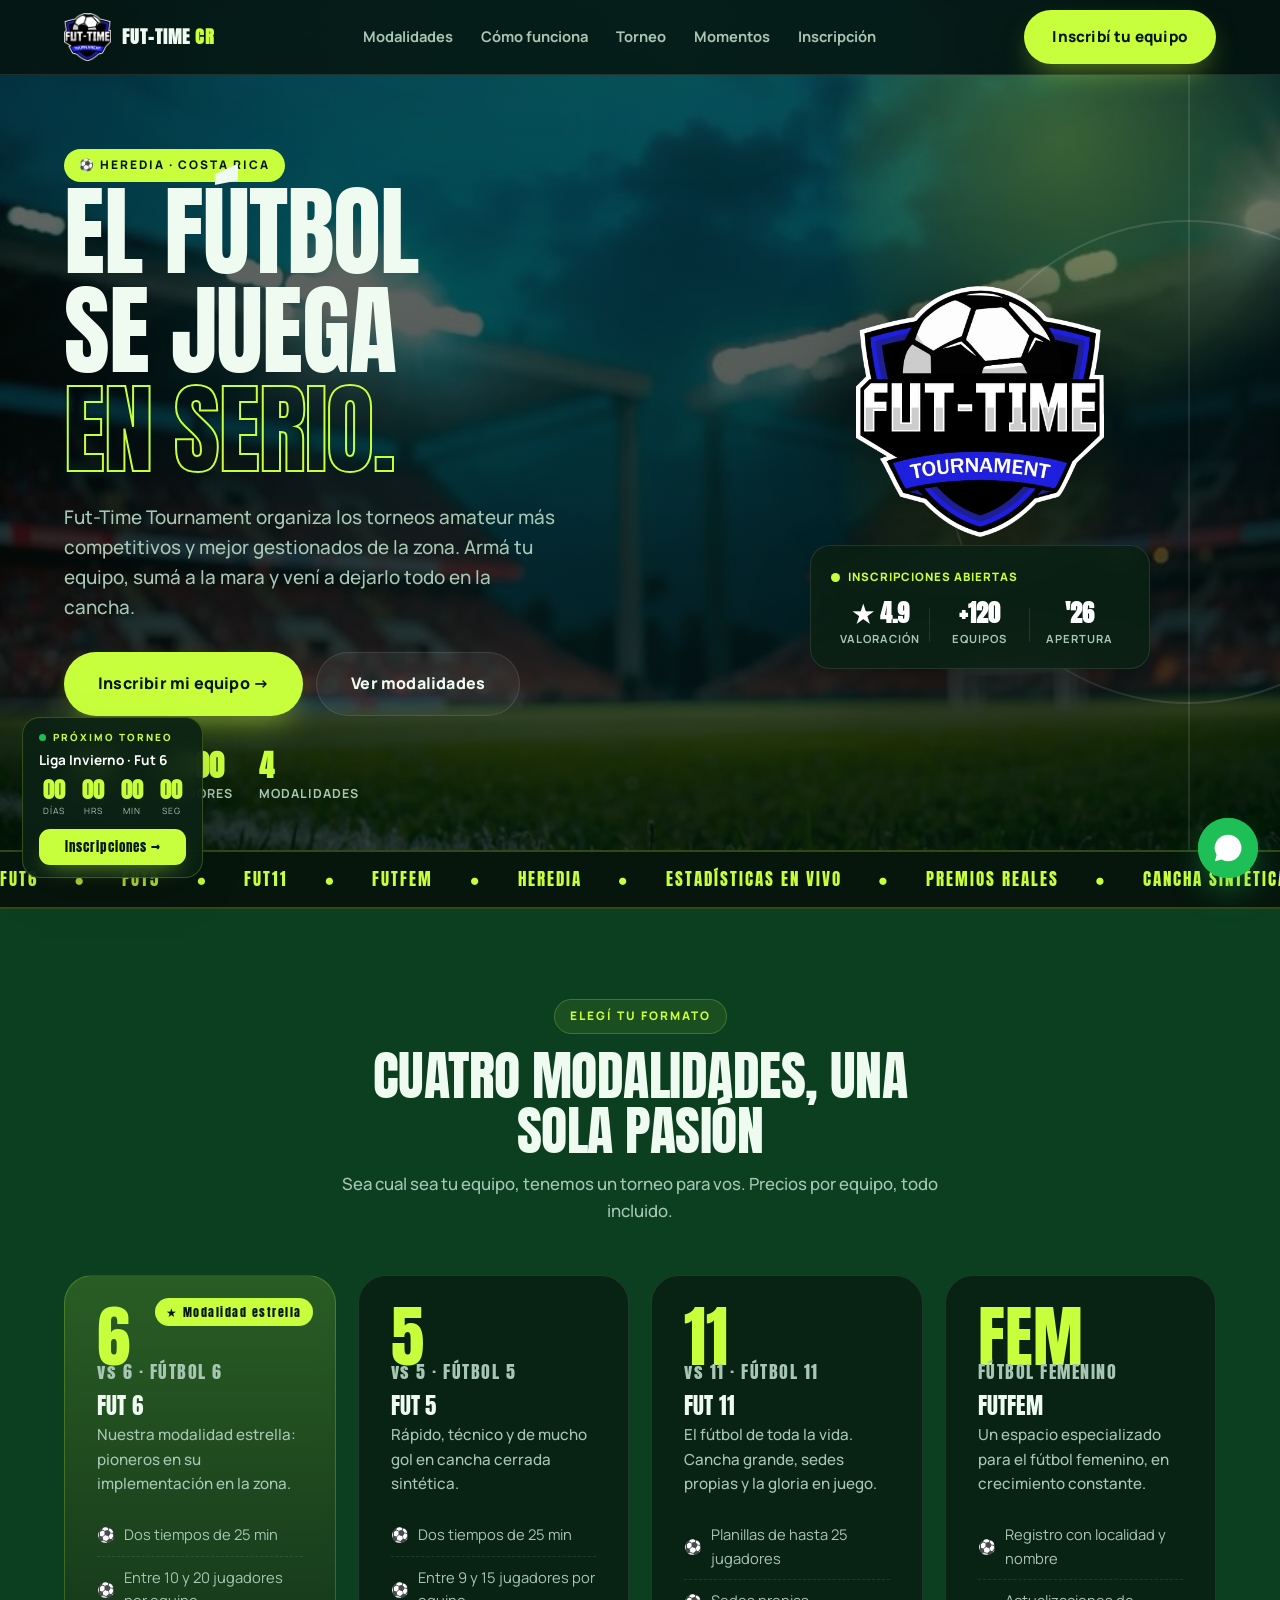
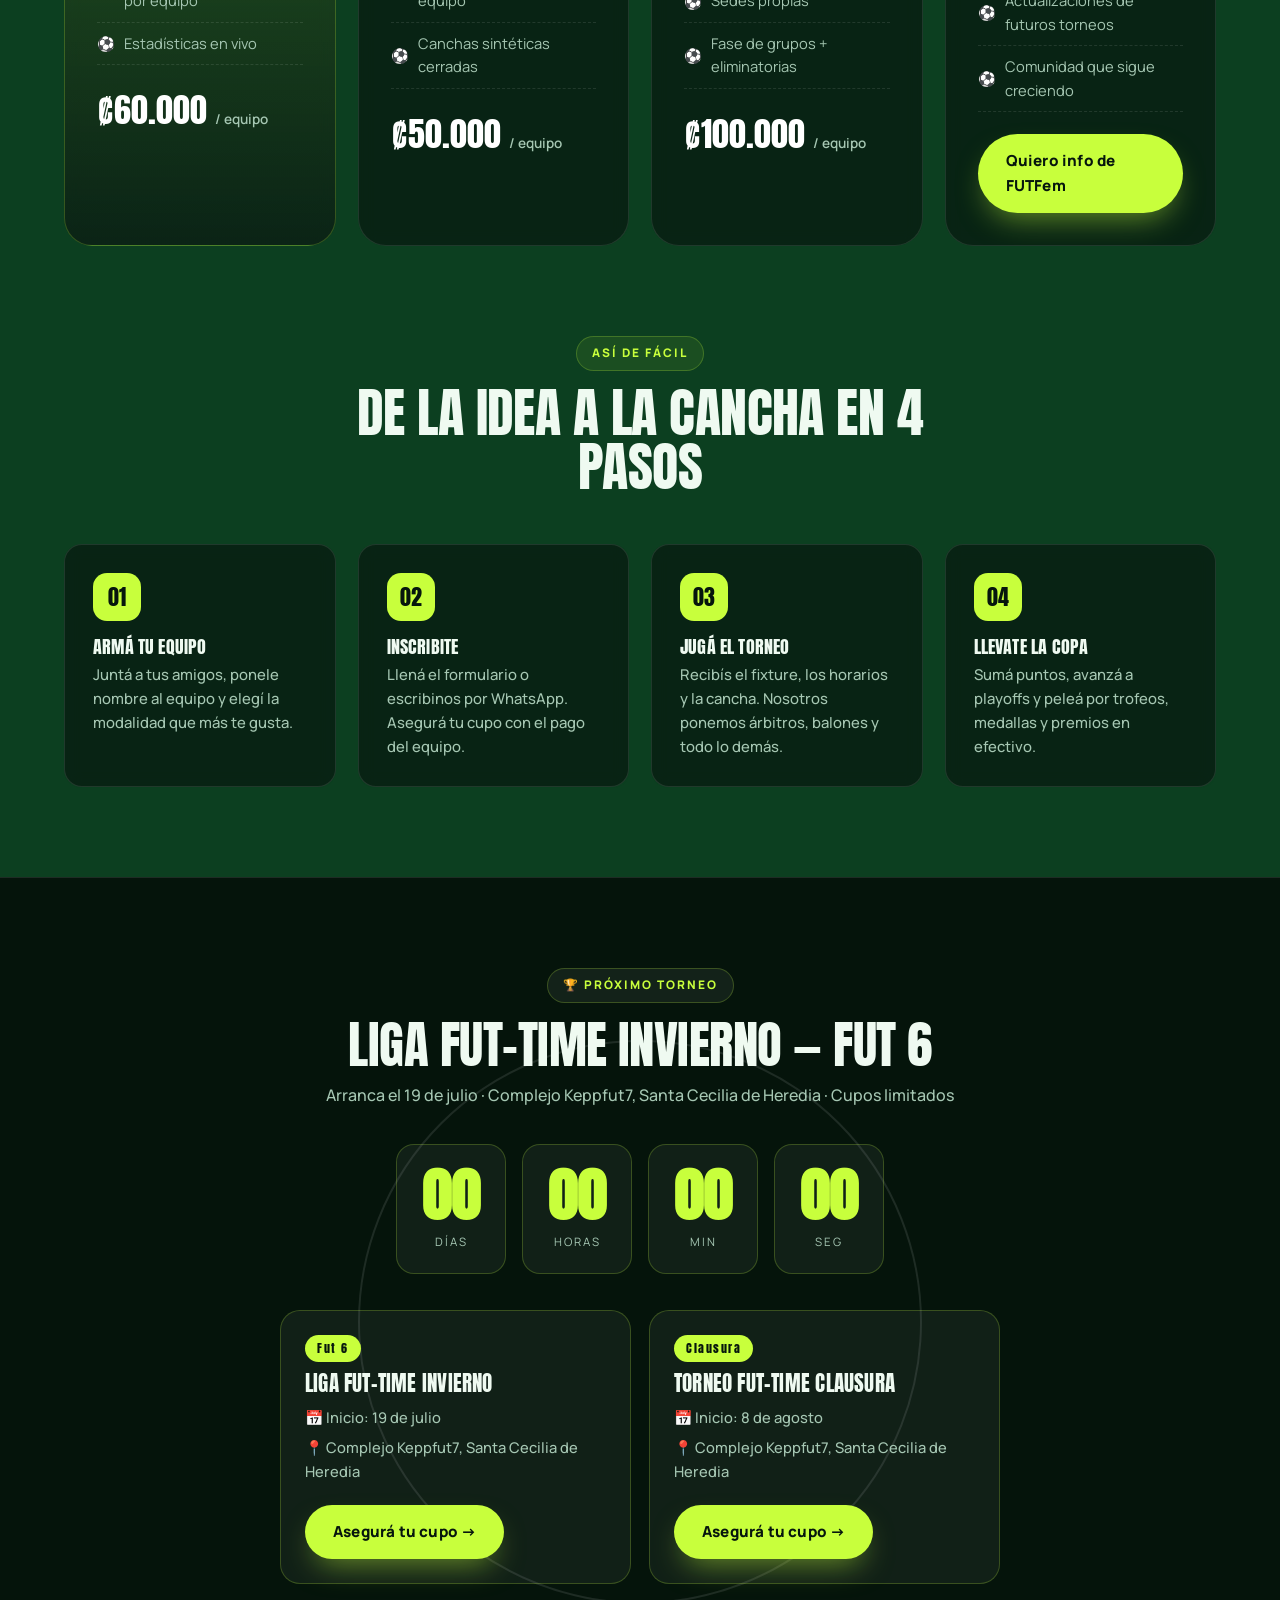
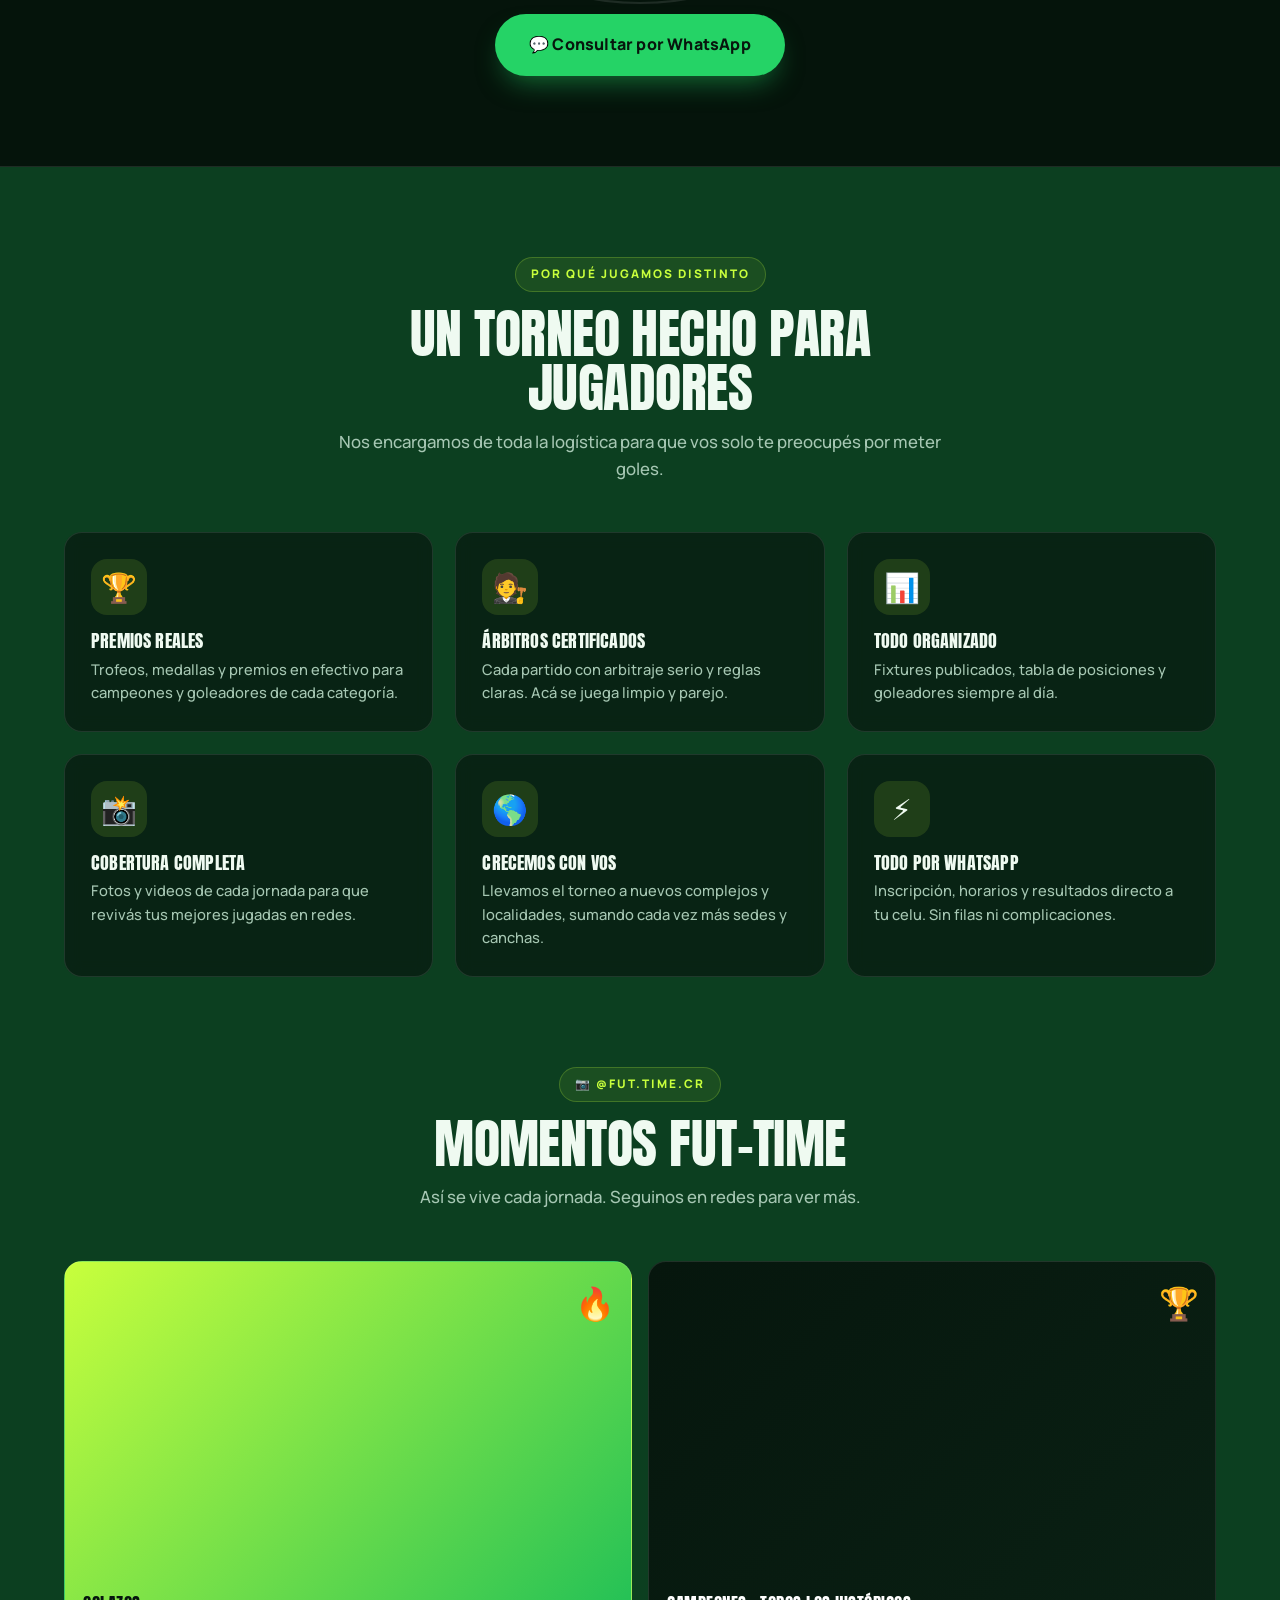
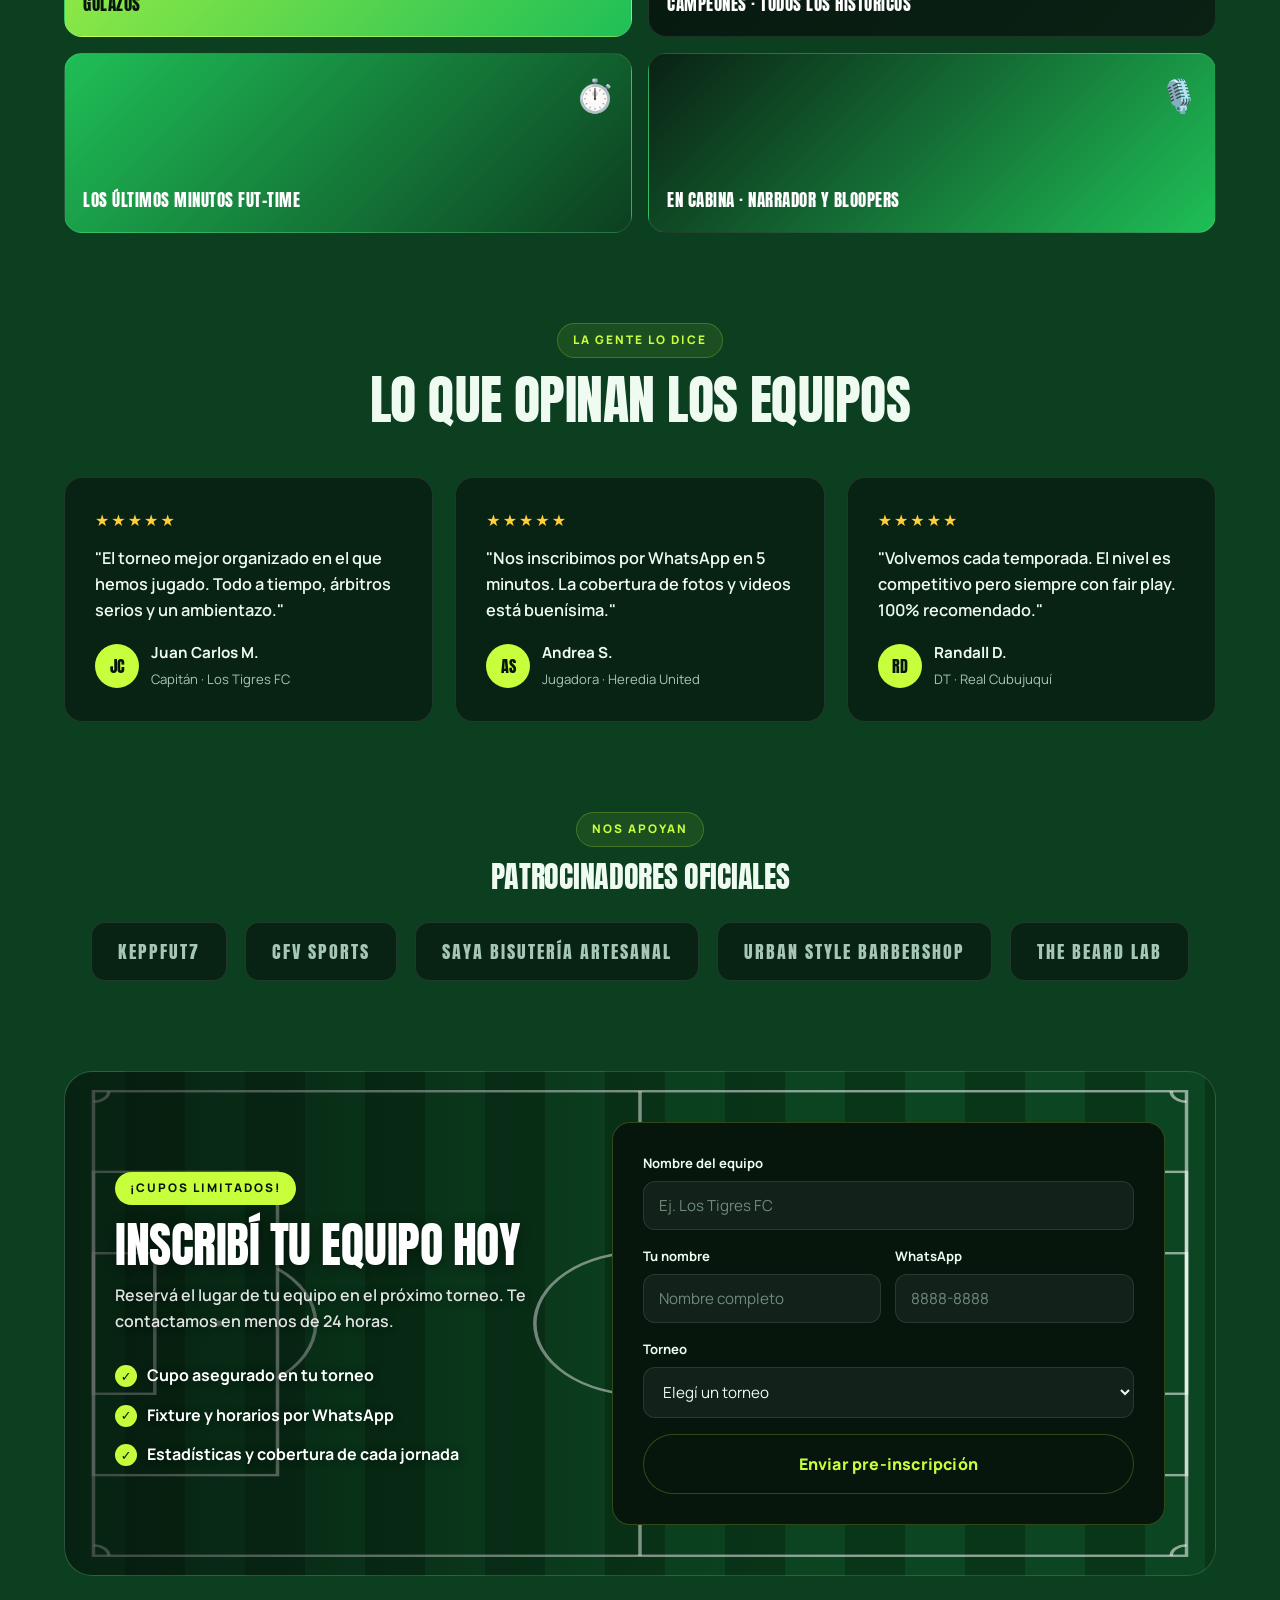
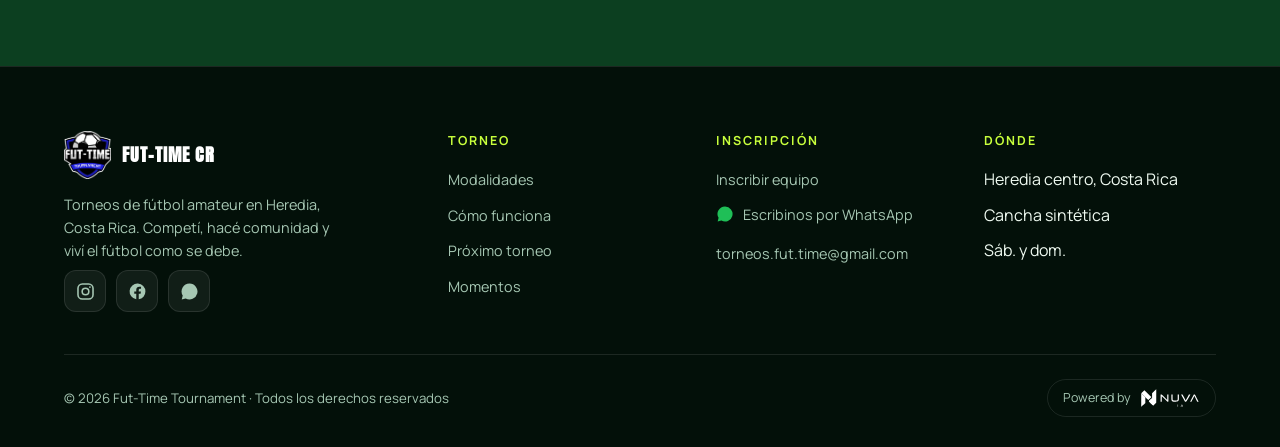
<file: index.html>
<!DOCTYPE html>
<html lang="es">
<head>
  <meta charset="UTF-8" />
  <meta name="viewport" content="width=device-width, initial-scale=1.0" />
  <title>Fut-Time Tournament — Torneos de fútbol en Heredia, Costa Rica</title>
  <meta name="description" content="Fut-Time Tournament: los torneos de fútbol más competitivos y bien organizados de Heredia, Costa Rica. Armá tu equipo en Fut 6, Fut 5, Fut 11 o FUTFem. Premios, estadísticas en vivo y pura pasión." />
  <link rel="icon" type="image/png" href="assets/fut-time-logo.png" />
  <link rel="preconnect" href="https://fonts.googleapis.com" />
  <link rel="preconnect" href="https://fonts.gstatic.com" crossorigin />
  <link href="https://fonts.googleapis.com/css2?family=Anton&family=Manrope:wght@500;600;700;800&display=swap" rel="stylesheet" />
  <link rel="stylesheet" href="app.css" />
</head>
<body>

  <!-- ===== NAVBAR ===== -->
  <nav class="nav">
    <div class="wrap nav-in">
      <a href="#top" class="brand">
        <img src="assets/fut-time-logo.png" alt="Fut-Time" />
        <b>FUT-TIME <span class="accent">CR</span></b>
      </a>
      <div class="nav-links" id="navLinks">
        <a href="#modalidades">Modalidades</a>
        <a href="#como">Cómo funciona</a>
        <a href="#torneo">Torneo</a>
        <a href="#momentos">Momentos</a>
        <a href="#inscripcion">Inscripción</a>
      </div>
      <div class="nav-right">
        <a href="#inscripcion" class="btn btn-primary">Inscribí tu equipo</a>
        <button class="nav-toggle" onclick="toggleNav()" aria-label="Menú">
          <svg viewBox="0 0 24 24" fill="none" stroke="currentColor" stroke-width="2.2"><line x1="3" y1="6" x2="21" y2="6"/><line x1="3" y1="12" x2="21" y2="12"/><line x1="3" y1="18" x2="21" y2="18"/></svg>
        </button>
      </div>
    </div>
  </nav>

  <!-- ===== HERO ===== -->
  <header class="hero" id="top">
    <div class="hero-blob"></div>
    <div class="hero-lines"></div>
    <div class="wrap hero-grid">
      <div class="reveal">
        <span class="chip">⚽ Heredia · Costa Rica</span>
        <h1>El fútbol<br>se juega<br><span class="stroke">en serio.</span></h1>
        <p class="lead">Fut-Time Tournament organiza los torneos amateur más competitivos y mejor gestionados de la zona. Armá tu equipo, sumá a la mara y vení a dejarlo todo en la cancha.</p>
        <div class="hero-cta">
          <a href="#inscripcion" class="btn btn-primary btn-lg">Inscribir mi equipo →</a>
          <a href="#modalidades" class="btn btn-ghost btn-lg">Ver modalidades</a>
        </div>
        <div class="hero-mini">
          <div class="m"><b>+120</b><span>Equipos</span></div>
          <div class="m"><b>+1.800</b><span>Jugadores</span></div>
          <div class="m"><b>4</b><span>Modalidades</span></div>
        </div>
      </div>
      <div class="hero-art reveal">
        <div class="disc"></div>
        <img class="hero-logo" src="assets/fut-time-logo.png" alt="Escudo Fut-Time Tournament" />
        <div class="hero-card">
          <span class="live"><span class="pulse"></span> Inscripciones abiertas</span>
          <div class="hero-card-stats">
            <div class="hcs"><b>★ 4.9</b><span>Valoración</span></div>
            <span class="hcs-div"></span>
            <div class="hcs"><b>+120</b><span>Equipos</span></div>
            <span class="hcs-div"></span>
            <div class="hcs"><b>'26</b><span>Apertura</span></div>
          </div>
        </div>
      </div>
    </div>
  </header>

  <!-- ===== MARQUEE ===== -->
  <div class="marquee">
    <div class="marquee-track">
      <span>FUT6 <i class="dot">●</i> FUT5 <i class="dot">●</i> FUT11 <i class="dot">●</i> FUTFEM <i class="dot">●</i> HEREDIA <i class="dot">●</i> ESTADÍSTICAS EN VIVO <i class="dot">●</i> PREMIOS REALES <i class="dot">●</i> CANCHA SINTÉTICA <i class="dot">●</i></span>
      <span>FUT6 <i class="dot">●</i> FUT5 <i class="dot">●</i> FUT11 <i class="dot">●</i> FUTFEM <i class="dot">●</i> HEREDIA <i class="dot">●</i> ESTADÍSTICAS EN VIVO <i class="dot">●</i> PREMIOS REALES <i class="dot">●</i> CANCHA SINTÉTICA <i class="dot">●</i></span>
    </div>
  </div>

  <!-- ===== MODALIDADES ===== -->
  <section class="section" id="modalidades">
    <div class="wrap">
      <div class="head reveal">
        <span class="chip outline">Elegí tu formato</span>
        <h2>Cuatro modalidades, una sola pasión</h2>
        <p>Sea cual sea tu equipo, tenemos un torneo para vos. Precios por equipo, todo incluido.</p>
      </div>
      <div class="grid g4">
        <div class="mode featured reveal">
          <span class="tag">★ Modalidad estrella</span>
          <div class="num">6<small>vs 6 · FÚTBOL 6</small></div>
          <h3>Fut 6</h3>
          <p class="desc">Nuestra modalidad estrella: pioneros en su implementación en la zona.</p>
          <ul>
            <li>Dos tiempos de 25 min</li>
            <li>Entre 10 y 20 jugadores por equipo</li>
            <li>Estadísticas en vivo</li>
          </ul>
          <div class="price">₡60.000 <small>/ equipo</small></div>
        </div>
        <div class="mode reveal">
          <div class="num">5<small>vs 5 · FÚTBOL 5</small></div>
          <h3>Fut 5</h3>
          <p class="desc">Rápido, técnico y de mucho gol en cancha cerrada sintética.</p>
          <ul>
            <li>Dos tiempos de 25 min</li>
            <li>Entre 9 y 15 jugadores por equipo</li>
            <li>Canchas sintéticas cerradas</li>
          </ul>
          <div class="price">₡50.000 <small>/ equipo</small></div>
        </div>
        <div class="mode reveal">
          <div class="num">11<small>vs 11 · FÚTBOL 11</small></div>
          <h3>Fut 11</h3>
          <p class="desc">El fútbol de toda la vida. Cancha grande, sedes propias y la gloria en juego.</p>
          <ul>
            <li>Planillas de hasta 25 jugadores</li>
            <li>Sedes propias</li>
            <li>Fase de grupos + eliminatorias</li>
          </ul>
          <div class="price">₡100.000 <small>/ equipo</small></div>
        </div>
        <div class="mode reveal">
          <div class="num">FEM<small>FÚTBOL FEMENINO</small></div>
          <h3>FUTFem</h3>
          <p class="desc">Un espacio especializado para el fútbol femenino, en crecimiento constante.</p>
          <ul>
            <li>Registro con localidad y nombre</li>
            <li>Actualizaciones de futuros torneos</li>
            <li>Comunidad que sigue creciendo</li>
          </ul>
          <a href="https://wa.me/50670164409?text=Hola%20Fut-Time,%20quiero%20info%20de%20FUTFem%20(f%C3%BAtbol%20femenino)" target="_blank" rel="noopener" class="btn btn-lime" style="width:100%;justify-content:center;margin-top:4px">Quiero info de FUTFem</a>
        </div>
      </div>
    </div>
  </section>

  <!-- ===== CÓMO FUNCIONA ===== -->
  <section class="section" id="como" style="padding-top:0">
    <div class="wrap">
      <div class="head reveal">
        <span class="chip outline">Así de fácil</span>
        <h2>De la idea a la cancha en 4 pasos</h2>
      </div>
      <div class="grid g4 steps">
        <div class="step reveal"><h3>Armá tu equipo</h3><p>Juntá a tus amigos, ponele nombre al equipo y elegí la modalidad que más te gusta.</p></div>
        <div class="step reveal"><h3>Inscribite</h3><p>Llená el formulario o escribinos por WhatsApp. Asegurá tu cupo con el pago del equipo.</p></div>
        <div class="step reveal"><h3>Jugá el torneo</h3><p>Recibís el fixture, los horarios y la cancha. Nosotros ponemos árbitros, balones y todo lo demás.</p></div>
        <div class="step reveal"><h3>Llevate la copa</h3><p>Sumá puntos, avanzá a playoffs y peleá por trofeos, medallas y premios en efectivo.</p></div>
      </div>
    </div>
  </section>

  <!-- ===== TORNEO + COUNTDOWN (sección oscura) ===== -->
  <section class="section tourney" id="torneo">
    <div class="wrap">
      <span class="chip dark reveal">🏆 Próximo torneo</span>
      <h2 class="reveal" style="margin-top:16px">Liga Fut-Time Invierno — Fut 6</h2>
      <p class="sub reveal">Arranca el 19 de julio · Complejo Keppfut7, Santa Cecilia de Heredia · Cupos limitados</p>
      <div class="countdown reveal" id="countdown">
        <div class="cd"><b id="cd-d">00</b><span>Días</span></div>
        <div class="cd"><b id="cd-h">00</b><span>Horas</span></div>
        <div class="cd"><b id="cd-m">00</b><span>Min</span></div>
        <div class="cd"><b id="cd-s">00</b><span>Seg</span></div>
      </div>

      <div class="next-tourneys reveal">
        <div class="nt-card">
          <span class="nt-tag">Fut 6</span>
          <h3>Liga Fut-Time Invierno</h3>
          <p class="nt-date">📅 Inicio: 19 de julio</p>
          <p class="nt-place">📍 Complejo Keppfut7, Santa Cecilia de Heredia</p>
          <a href="https://wa.me/50670164409?text=Hola%20Fut-Time,%20quiero%20asegurar%20mi%20cupo%20en%20la%20Liga%20Fut-Time%20Invierno%20(Fut%206)" target="_blank" rel="noopener" class="btn btn-lime">Asegurá tu cupo →</a>
        </div>
        <div class="nt-card">
          <span class="nt-tag">Clausura</span>
          <h3>Torneo Fut-Time Clausura</h3>
          <p class="nt-date">📅 Inicio: 8 de agosto</p>
          <p class="nt-place">📍 Complejo Keppfut7, Santa Cecilia de Heredia</p>
          <a href="https://wa.me/50670164409?text=Hola%20Fut-Time,%20quiero%20asegurar%20mi%20cupo%20en%20el%20Torneo%20Fut-Time%20Clausura" target="_blank" rel="noopener" class="btn btn-lime">Asegurá tu cupo →</a>
        </div>
      </div>

      <div class="reveal" style="display:flex;gap:13px;justify-content:center;flex-wrap:wrap;margin-top:30px">
        <a href="https://wa.me/50670164409?text=Hola%20Fut-Time,%20quiero%20info%20de%20los%20pr%C3%B3ximos%20torneos" target="_blank" rel="noopener" class="btn btn-wa btn-lg">💬 Consultar por WhatsApp</a>
      </div>
    </div>
  </section>

  <!-- ===== POR QUÉ FUT-TIME ===== -->
  <section class="section">
    <div class="wrap">
      <div class="head reveal">
        <span class="chip outline">Por qué jugamos distinto</span>
        <h2>Un torneo hecho para jugadores</h2>
        <p>Nos encargamos de toda la logística para que vos solo te preocupés por meter goles.</p>
      </div>
      <div class="grid g3">
        <div class="benefit reveal"><div class="ico">🏆</div><h3>Premios reales</h3><p>Trofeos, medallas y premios en efectivo para campeones y goleadores de cada categoría.</p></div>
        <div class="benefit reveal"><div class="ico">🧑‍⚖️</div><h3>Árbitros certificados</h3><p>Cada partido con arbitraje serio y reglas claras. Acá se juega limpio y parejo.</p></div>
        <div class="benefit reveal"><div class="ico">📊</div><h3>Todo organizado</h3><p>Fixtures publicados, tabla de posiciones y goleadores siempre al día.</p></div>
        <div class="benefit reveal"><div class="ico">📸</div><h3>Cobertura completa</h3><p>Fotos y videos de cada jornada para que revivás tus mejores jugadas en redes.</p></div>
        <div class="benefit reveal"><div class="ico">🌎</div><h3>Crecemos con vos</h3><p>Llevamos el torneo a nuevos complejos y localidades, sumando cada vez más sedes y canchas.</p></div>
        <div class="benefit reveal"><div class="ico">⚡</div><h3>Todo por WhatsApp</h3><p>Inscripción, horarios y resultados directo a tu celu. Sin filas ni complicaciones.</p></div>
      </div>
    </div>
  </section>

  <!-- ===== MOMENTOS / GALERÍA ===== -->
  <section class="section" id="momentos" style="padding-top:0">
    <div class="wrap">
      <div class="head reveal">
        <span class="chip outline">📷 @fut.time.cr</span>
        <h2>Momentos Fut-Time</h2>
        <p>Así se vive cada jornada. Seguinos en redes para ver más.</p>
      </div>
      <div class="gallery reveal">
        <div class="tile big t3"><span class="emoji">🔥</span><span>GOLAZOS</span></div>
        <div class="tile big t2"><span class="emoji">🏆</span><span>CAMPEONES · TODOS LOS HISTÓRICOS</span></div>
        <div class="tile wide t1"><span class="emoji">⏱️</span><span>LOS ÚLTIMOS MINUTOS FUT-TIME</span></div>
        <div class="tile wide t4"><span class="emoji">🎙️</span><span>EN CABINA · NARRADOR Y BLOOPERS</span></div>
      </div>
    </div>
  </section>

  <!-- ===== TESTIMONIOS ===== -->
  <section class="section" style="padding-top:0">
    <div class="wrap">
      <div class="head reveal">
        <span class="chip outline">La gente lo dice</span>
        <h2>Lo que opinan los equipos</h2>
      </div>
      <div class="grid g3">
        <div class="quote reveal">
          <div class="stars">★★★★★</div>
          <p>"El torneo mejor organizado en el que hemos jugado. Todo a tiempo, árbitros serios y un ambientazo."</p>
          <div class="who"><div class="av">JC</div><div><b>Juan Carlos M.</b><small>Capitán · Los Tigres FC</small></div></div>
        </div>
        <div class="quote reveal">
          <div class="stars">★★★★★</div>
          <p>"Nos inscribimos por WhatsApp en 5 minutos. La cobertura de fotos y videos está buenísima."</p>
          <div class="who"><div class="av">AS</div><div><b>Andrea S.</b><small>Jugadora · Heredia United</small></div></div>
        </div>
        <div class="quote reveal">
          <div class="stars">★★★★★</div>
          <p>"Volvemos cada temporada. El nivel es competitivo pero siempre con fair play. 100% recomendado."</p>
          <div class="who"><div class="av">RD</div><div><b>Randall D.</b><small>DT · Real Cubujuquí</small></div></div>
        </div>
      </div>
    </div>
  </section>

  <!-- ===== PATROCINADORES ===== -->
  <section class="section" style="padding-top:0">
    <div class="wrap">
      <div class="head reveal" style="margin-bottom:30px">
        <span class="chip outline">Nos apoyan</span>
        <h2 style="font-size:1.9rem">Patrocinadores oficiales</h2>
      </div>
      <div class="sponsors reveal">
        <span class="sponsor">KEPPFUT7</span>
        <span class="sponsor">CFV SPORTS</span>
        <span class="sponsor">SAYA BISUTERÍA ARTESANAL</span>
        <span class="sponsor">URBAN STYLE BARBERSHOP</span>
        <span class="sponsor">THE BEARD LAB</span>
      </div>
    </div>
  </section>

  <!-- ===== INSCRIPCIÓN ===== -->
  <section class="section" id="inscripcion" style="padding-top:0">
    <div class="wrap">
      <div class="signup reveal">
        <div class="signup-grid">
          <div>
            <span class="chip">¡Cupos limitados!</span>
            <h2 style="margin-top:16px">Inscribí tu equipo hoy</h2>
            <p class="lead">Reservá el lugar de tu equipo en el próximo torneo. Te contactamos en menos de 24 horas.</p>
            <ul class="perks">
              <li>Cupo asegurado en tu torneo</li>
              <li>Fixture y horarios por WhatsApp</li>
              <li>Estadísticas y cobertura de cada jornada</li>
            </ul>
          </div>
          <form class="form" id="signupForm" onsubmit="return submitForm(event)">
            <div class="field">
              <label for="team">Nombre del equipo</label>
              <input id="team" type="text" placeholder="Ej. Los Tigres FC" required />
            </div>
            <div class="field-row">
              <div class="field">
                <label for="name">Tu nombre</label>
                <input id="name" type="text" placeholder="Nombre completo" required />
              </div>
              <div class="field">
                <label for="phone">WhatsApp</label>
                <input id="phone" type="tel" placeholder="8888-8888" required />
              </div>
            </div>
            <div class="field">
              <label for="mode">Torneo</label>
              <select id="mode" required>
                <option value="">Elegí un torneo</option>
                <option>Liga Fut-Time Invierno (Fut 6) — 19 de julio</option>
                <option>Torneo Fut-Time Clausura — 8 de agosto</option>
                <option>FUTFem — quiero info de futuros torneos</option>
              </select>
            </div>
            <button type="submit" class="btn btn-dark btn-lg" style="width:100%;justify-content:center">Enviar pre-inscripción</button>
            <div class="form-msg" id="formMsg">⚽ ¡Listo! Recibimos tu pre-inscripción. Te escribimos por WhatsApp pronto.</div>
          </form>
        </div>
      </div>
    </div>
  </section>

  <!-- ===== FOOTER ===== -->
  <footer class="footer">
    <div class="wrap">
      <div class="footer-grid">
        <div>
          <a href="#top" class="brand"><img src="assets/fut-time-logo.png" alt="Fut-Time" /><b>FUT-TIME CR</b></a>
          <p>Torneos de fútbol amateur en Heredia, Costa Rica. Competí, hacé comunidad y viví el fútbol como se debe.</p>
          <div class="socials">
            <a href="https://www.instagram.com/fut.time.cr/" target="_blank" rel="noopener" aria-label="Instagram">
              <svg viewBox="0 0 24 24" fill="none" stroke="currentColor" stroke-width="2" stroke-linecap="round"><rect x="2.5" y="2.5" width="19" height="19" rx="5.5"/><circle cx="12" cy="12" r="4.2"/><circle cx="17.6" cy="6.4" r="1.1" fill="currentColor" stroke="none"/></svg>
            </a>
            <a href="https://www.facebook.com/Fut.Time.Tournamentes/" target="_blank" rel="noopener" aria-label="Facebook">
              <svg viewBox="0 0 24 24" fill="currentColor"><path d="M22 12a10 10 0 1 0-11.56 9.88v-6.99H7.9V12h2.54V9.8c0-2.5 1.49-3.89 3.78-3.89 1.09 0 2.24.2 2.24.2v2.46H15.2c-1.24 0-1.63.77-1.63 1.56V12h2.78l-.44 2.89h-2.34v6.99A10 10 0 0 0 22 12Z"/></svg>
            </a>
            <a href="https://wa.me/50670164409" target="_blank" rel="noopener" aria-label="WhatsApp">
              <svg viewBox="0 0 24 24" fill="currentColor"><path d="M17.5 14.4c-.3-.15-1.74-.86-2.01-.96-.27-.1-.47-.15-.66.15-.2.3-.76.96-.93 1.16-.17.2-.34.22-.64.07-1.7-.85-2.82-1.52-3.94-3.44-.3-.51.3-.48.85-1.58.1-.2.05-.37-.02-.52-.08-.15-.66-1.6-.91-2.19-.24-.57-.48-.49-.66-.5h-.57c-.2 0-.52.07-.79.37-.27.3-1.04 1.01-1.04 2.47s1.06 2.87 1.21 3.07c.15.2 2.1 3.2 5.08 4.49.71.3 1.26.49 1.69.62.71.23 1.36.2 1.87.12.57-.08 1.74-.71 1.98-1.4.25-.69.25-1.27.18-1.4-.08-.13-.27-.2-.57-.35ZM12 2a10 10 0 0 0-8.55 15.15L2.2 22l4.96-1.3A10 10 0 1 0 12 2Z"/></svg>
            </a>
          </div>
        </div>
        <div>
          <h4>Torneo</h4>
          <ul>
            <li><a href="#modalidades">Modalidades</a></li>
            <li><a href="#como">Cómo funciona</a></li>
            <li><a href="#torneo">Próximo torneo</a></li>
            <li><a href="#momentos">Momentos</a></li>
          </ul>
        </div>
        <div>
          <h4>Inscripción</h4>
          <ul>
            <li><a href="#inscripcion">Inscribir equipo</a></li>
            <li><a class="wa-inline" href="https://wa.me/50670164409" target="_blank" rel="noopener" aria-label="Escribinos por WhatsApp">
              <svg viewBox="0 0 24 24" fill="currentColor"><path d="M17.5 14.4c-.3-.15-1.74-.86-2.01-.96-.27-.1-.47-.15-.66.15-.2.3-.76.96-.93 1.16-.17.2-.34.22-.64.07-1.7-.85-2.82-1.52-3.94-3.44-.3-.51.3-.48.85-1.58.1-.2.05-.37-.02-.52-.08-.15-.66-1.6-.91-2.19-.24-.57-.48-.49-.66-.5h-.57c-.2 0-.52.07-.79.37-.27.3-1.04 1.01-1.04 2.47s1.06 2.87 1.21 3.07c.15.2 2.1 3.2 5.08 4.49.71.3 1.26.49 1.69.62.71.23 1.36.2 1.87.12.57-.08 1.74-.71 1.98-1.4.25-.69.25-1.27.18-1.4-.08-.13-.27-.2-.57-.35ZM12 2a10 10 0 0 0-8.55 15.15L2.2 22l4.96-1.3A10 10 0 1 0 12 2Z"/></svg>
              <span>Escribinos por WhatsApp</span>
            </a></li>
            <li><a href="mailto:torneos.fut.time@gmail.com">torneos.fut.time@gmail.com</a></li>
          </ul>
        </div>
        <div>
          <h4>Dónde</h4>
          <ul>
            <li>Heredia centro, Costa Rica</li>
            <li>Cancha sintética</li>
            <li>Sáb. y dom.</li>
          </ul>
        </div>
      </div>
      <div class="powered">
        <span class="copy">© 2026 Fut-Time Tournament · Todos los derechos reservados</span>
        <a class="powered-by" href="https://www.instagram.com/nuva.ia/" target="_blank" rel="noopener" title="Sitio creado por Nuva IA">
          <span>Powered by</span>
          <img src="assets/nuva-ai-white.svg" alt="Nuva IA" />
        </a>
      </div>
    </div>
  </footer>

  <!-- ===== FLOTANTES: COUNTDOWN + WHATSAPP ===== -->
  <div class="float-cd" aria-label="Próximo torneo Fut-Time">
    <div class="fcd-head"><span class="fcd-pulse"></span> PRÓXIMO TORNEO</div>
    <div class="fcd-name">Liga Invierno · Fut 6</div>
    <div class="fcd-time">
      <div class="fcu"><b id="fc-d">00</b><span>días</span></div>
      <div class="fcu"><b id="fc-h">00</b><span>hrs</span></div>
      <div class="fcu"><b id="fc-m">00</b><span>min</span></div>
      <div class="fcu"><b id="fc-s">00</b><span>seg</span></div>
    </div>
    <a class="fcd-btn" href="#inscripcion">Inscripciones →</a>
  </div>

  <a class="fab-wa" href="https://wa.me/50670164409?text=Hola%20Fut-Time,%20quiero%20info%20de%20los%20torneos" target="_blank" rel="noopener" aria-label="Escribinos por WhatsApp">
    <svg viewBox="0 0 24 24" fill="currentColor"><path d="M17.5 14.4c-.3-.15-1.74-.86-2.01-.96-.27-.1-.47-.15-.66.15-.2.3-.76.96-.93 1.16-.17.2-.34.22-.64.07-1.7-.85-2.82-1.52-3.94-3.44-.3-.51.3-.48.85-1.58.1-.2.05-.37-.02-.52-.08-.15-.66-1.6-.91-2.19-.24-.57-.48-.49-.66-.5h-.57c-.2 0-.52.07-.79.37-.27.3-1.04 1.01-1.04 2.47s1.06 2.87 1.21 3.07c.15.2 2.1 3.2 5.08 4.49.71.3 1.26.49 1.69.62.71.23 1.36.2 1.87.12.57-.08 1.74-.71 1.98-1.4.25-.69.25-1.27.18-1.4-.08-.13-.27-.2-.57-.35ZM12 2a10 10 0 0 0-8.55 15.15L2.2 22l4.96-1.3A10 10 0 1 0 12 2Z"/></svg>
  </a>

  <script src="app.js"></script>
</body>
</html>
</file>
<file: app.css>
/* ============================================================
   FUT-TIME CR — "Partido Nocturno" (v4)
   Fondo estadio · tema navy · acento azul (según el logo)
   Powered by Nuva IA
   ============================================================ */

:root {
  --grass-a:  #0f4a27;   /* raya clara del césped */
  --grass-b:  #0c3f20;   /* raya oscura del césped */
  --night:    #06160d;   /* secciones más oscuras */
  --night-2:  #0a2114;

  --lime:     #c8ff3c;   /* acento neón (verde) */
  --lime-d:   #a4e016;
  --green:    #1fbf57;   /* verde de apoyo (pasto) */
  --gold:     #ffce3a;
  --silver:   #c7d0e8;

  --text:     #effaf1;
  --muted:    #a6c7b3;
  --white:    #ffffff;

  --panel:    rgba(8, 26, 16, 0.72);    /* tarjeta glass */
  --panel-2:  rgba(11, 33, 21, 0.90);
  --line:     rgba(255, 255, 255, 0.10);
  --line-2:   rgba(200, 255, 60, 0.22);

  --shadow:    0 18px 40px -18px rgba(0, 0, 0, 0.55);
  --shadow-lg: 0 40px 80px -28px rgba(0, 0, 0, 0.65);

  --maxw:     1200px;
  --r:        18px;
  --r-lg:     28px;
}

* { margin: 0; padding: 0; box-sizing: border-box; }
html { scroll-behavior: smooth; }

body {
  font-family: "Manrope", system-ui, -apple-system, sans-serif;
  color: var(--text);
  line-height: 1.6;
  overflow-x: hidden;
  -webkit-font-smoothing: antialiased;
  background: var(--grass-b);
}

/* ===== FONDO: foto del estadio (con capa oscura para legibilidad) ===== */
body::before {
  content: "";
  position: fixed; inset: 0; z-index: -3;
  background:
    linear-gradient(180deg, rgba(4,12,8,0.58), rgba(4,12,8,0.80)),
    url("assets/stadium-bg.jpg") center center / cover no-repeat;
}
/* Viñeta + tinte lime sutil para amarrar con la paleta */
body::after {
  content: "";
  position: fixed; inset: 0; z-index: -2; pointer-events: none;
  background:
    radial-gradient(1100px 500px at 50% -10%, rgba(200,255,60,0.06), transparent 60%),
    radial-gradient(150% 130% at 50% 38%, transparent 52%, rgba(0,0,0,0.55) 100%);
}

h1, h2, h3, .display {
  font-family: "Anton", Impact, sans-serif;
  font-weight: 400; line-height: 1;
  text-transform: uppercase; letter-spacing: 0.01em;
}
/* Titulares grandes Anton: tracking ceñido = más impacto y prolijidad */
.hero h1, .head h2, .tourney h2, .signup h2 { letter-spacing: -0.01em; }
a { color: inherit; text-decoration: none; }
img { display: block; max-width: 100%; }

.wrap { width: 100%; max-width: var(--maxw); margin: 0 auto; padding: 0 24px; }
.accent { color: var(--lime); }

/* Chip / eyebrow */
.chip {
  display: inline-flex; align-items: center; gap: 8px;
  font-size: 0.74rem; font-weight: 800; letter-spacing: 2px; text-transform: uppercase;
  color: var(--night); background: var(--lime);
  padding: 7px 15px; border-radius: 999px;
}
.chip.outline { background: rgba(200,255,60,0.08); border: 1.5px solid var(--line-2); color: var(--lime); }
.chip.dark { background: rgba(255,255,255,0.06); color: var(--lime); border: 1px solid var(--line-2); }

/* Botones */
.btn {
  display: inline-flex; align-items: center; gap: 9px;
  padding: 15px 28px; border-radius: 999px; border: none; cursor: pointer;
  font-family: inherit; font-weight: 800; font-size: 0.95rem; letter-spacing: 0.2px;
  transition: transform 0.18s ease, box-shadow 0.18s ease, background 0.18s ease;
}
.btn-primary { background: var(--lime); color: var(--night); box-shadow: 0 14px 30px -10px rgba(200,255,60,0.5); }
.btn-primary:hover { transform: translateY(-3px); box-shadow: 0 20px 42px -12px rgba(200,255,60,0.65); }
.btn-lime { background: var(--lime); color: var(--night); box-shadow: 0 14px 30px -10px rgba(200,255,60,0.5); }
.btn-lime:hover { transform: translateY(-3px); }
.btn-dark { background: var(--night); color: var(--lime); border: 1px solid var(--line-2); }
.btn-dark:hover { transform: translateY(-3px); background: #0a2014; }
.btn-ghost { background: rgba(255,255,255,0.05); color: var(--text); border: 1.5px solid var(--line); }
.btn-ghost:hover { transform: translateY(-3px); border-color: var(--lime); }
.btn-wa { background: #25d366; color: #07160d; box-shadow: 0 14px 28px -10px rgba(37,211,102,0.5); }
.btn-wa:hover { transform: translateY(-3px); }
.btn-lg { padding: 18px 34px; font-size: 1rem; }

/* ---------- NAVBAR ---------- */
.nav {
  position: sticky; top: 0; z-index: 60;
  background: rgba(6, 18, 11, 0.80);
  backdrop-filter: blur(16px);
  border-bottom: 1px solid var(--line);
}
.nav-in { display: flex; align-items: center; justify-content: space-between; height: 74px; }
.brand { display: flex; align-items: center; gap: 11px; }
.brand img { height: 48px; }
.brand b { font-family: "Anton"; font-size: 1.15rem; letter-spacing: 1px; }
.nav-links { display: flex; align-items: center; gap: 28px; }
.nav-links a { font-size: 0.92rem; font-weight: 700; color: var(--muted); transition: color 0.2s; }
.nav-links a:hover { color: var(--lime); }
.nav-right { display: flex; align-items: center; gap: 12px; }
.nav-toggle { display: none; background: none; border: none; cursor: pointer; color: var(--text); }
.nav-toggle svg { width: 28px; height: 28px; }

/* ---------- HERO ---------- */
.hero { position: relative; padding: 74px 0 44px; overflow: hidden; }
.hero-blob {
  position: absolute; top: -160px; right: -120px; width: 560px; height: 560px;
  background: radial-gradient(circle at 40% 40%, rgba(200,255,60,0.28), transparent 62%);
  filter: blur(12px); border-radius: 50%; z-index: 0;
}
/* Círculo central + línea de cancha detrás del hero */
.hero-lines { position: absolute; inset: 0; z-index: 0; pointer-events: none; }
.hero-lines::before {
  content: ""; position: absolute; top: 50%; right: -150px; width: 480px; height: 480px;
  transform: translateY(-50%); border: 2px solid rgba(255,255,255,0.12); border-radius: 50%;
}
.hero-lines::after {
  content: ""; position: absolute; top: 0; bottom: 0; right: 90px; width: 2px;
  background: rgba(255,255,255,0.10);
}
.hero-grid { position: relative; z-index: 2; display: grid; grid-template-columns: 1.15fr 0.85fr; gap: 40px; align-items: center; }
.hero h1 { font-size: clamp(3rem, 8.5vw, 6.2rem); }
.hero h1 .stroke { -webkit-text-stroke: 2px var(--lime); color: transparent; }
.hero .lead { font-size: 1.18rem; color: var(--muted); max-width: 500px; margin: 22px 0 30px; font-weight: 500; }
.hero-cta { display: flex; gap: 13px; flex-wrap: wrap; }
.hero-mini { display: flex; gap: 26px; margin-top: 34px; flex-wrap: wrap; }
.hero-mini .m b { font-family: "Anton"; font-size: 1.9rem; color: var(--lime); display: block; line-height: 1; }
.hero-mini .m span { font-size: 0.78rem; color: var(--muted); text-transform: uppercase; letter-spacing: 1px; font-weight: 700; }

.hero-art { position: relative; display: flex; flex-direction: column; align-items: center; gap: 8px; }
.hero-art .disc {
  position: absolute; top: 30px; left: 50%; transform: translateX(-50%); width: 320px; height: 320px;
  background: radial-gradient(circle, rgba(200,255,60,0.20), transparent 66%);
  border-radius: 50%; z-index: 0;
}
.hero-logo { position: relative; z-index: 1; width: 100%; max-width: 248px; filter: drop-shadow(0 22px 40px rgba(0,0,0,0.55)); animation: bob 6s ease-in-out infinite; }
@keyframes bob { 0%,100%{ transform: translateY(0) } 50%{ transform: translateY(-12px) } }

/* Trust card profesional (glass) */
.hero-card {
  position: relative; z-index: 2;
  width: 100%; max-width: 340px;
  background: var(--panel-2); backdrop-filter: blur(14px);
  border: 1px solid var(--line); border-radius: 20px;
  padding: 18px 20px; box-shadow: var(--shadow-lg);
}
.hero-card .live {
  display: inline-flex; align-items: center; gap: 8px;
  font-size: 0.72rem; font-weight: 800; letter-spacing: 1px; text-transform: uppercase;
  color: var(--lime); margin-bottom: 14px;
}
.hero-card .pulse {
  width: 9px; height: 9px; border-radius: 50%; background: var(--lime);
  box-shadow: 0 0 0 0 rgba(200,255,60,0.6); animation: pulse 1.8s infinite;
}
@keyframes pulse {
  0% { box-shadow: 0 0 0 0 rgba(200,255,60,0.5); }
  70% { box-shadow: 0 0 0 9px rgba(200,255,60,0); }
  100% { box-shadow: 0 0 0 0 rgba(200,255,60,0); }
}
.hero-card-stats { display: flex; align-items: center; justify-content: space-between; }
.hcs { text-align: center; flex: 1; }
.hcs b { display: block; font-family: "Anton"; font-size: 1.5rem; line-height: 1; color: var(--white); }
.hcs span { font-size: 0.7rem; color: var(--muted); text-transform: uppercase; letter-spacing: 1px; font-weight: 700; }
.hcs-div { width: 1px; height: 34px; background: var(--line); }

/* ---------- MARQUEE ---------- */
.marquee {
  background: var(--night); color: var(--lime); overflow: hidden; padding: 14px 0;
  border-top: 2px solid var(--line-2); border-bottom: 2px solid var(--line-2);
}
.marquee-track { display: inline-flex; gap: 36px; white-space: nowrap; animation: slide 24s linear infinite; font-family: "Anton"; font-size: 1.05rem; letter-spacing: 2px; }
.marquee-track span { display: inline-flex; align-items: center; gap: 36px; }
.marquee .dot { color: var(--lime); }
@keyframes slide { from { transform: translateX(0) } to { transform: translateX(-50%) } }

/* ---------- SECCIONES ---------- */
.section { padding: 90px 0; position: relative; }
.head { max-width: 620px; margin: 0 auto 50px; text-align: center; }
.head h2 { font-size: clamp(2.2rem, 5.5vw, 3.4rem); margin: 14px 0 0; }
.head p { color: var(--muted); margin-top: 14px; font-size: 1.05rem; font-weight: 500; }

.grid { display: grid; gap: 22px; }
.g3 { grid-template-columns: repeat(3, 1fr); }
.g4 { grid-template-columns: repeat(4, 1fr); }
.g2 { grid-template-columns: repeat(2, 1fr); }

/* Modalidades */
.mode {
  background: var(--panel); backdrop-filter: blur(8px);
  border: 1px solid var(--line); border-radius: var(--r-lg);
  padding: 32px; position: relative; overflow: hidden; transition: transform 0.25s, box-shadow 0.25s, border-color 0.25s;
}
.mode:hover { transform: translateY(-8px); box-shadow: var(--shadow-lg); border-color: var(--line-2); }
.mode .num { font-family: "Anton"; font-size: 4.2rem; line-height: 0.85; color: var(--lime); }
.mode .num small { font-size: 1.1rem; color: var(--muted); display: block; letter-spacing: 1.5px; }
.mode h3 { font-size: 1.45rem; margin: 14px 0 6px; }
.mode .desc { color: var(--muted); font-size: 0.95rem; font-weight: 500; }
.mode ul { list-style: none; margin: 18px 0; }
.mode ul li { padding: 9px 0; border-bottom: 1px dashed var(--line); font-size: 0.92rem; color: var(--muted); display: flex; align-items: center; gap: 9px; }
.mode ul li::before { content: "⚽"; font-size: 0.9rem; }
.mode .price { font-family: "Anton"; font-size: 2.1rem; color: var(--white); }
.mode .price small { font-family: "Manrope"; font-size: 0.85rem; color: var(--muted); font-weight: 600; }
.mode.featured { background: linear-gradient(180deg, rgba(200,255,60,0.16), var(--panel-2)); border: 1px solid var(--line-2); }
.mode .tag { position: absolute; top: 22px; right: 22px; background: var(--lime); color: var(--night); font-family: "Anton"; font-size: 0.72rem; padding: 5px 11px; border-radius: 999px; letter-spacing: 1.5px; }

/* Pasos / cómo funciona */
.steps { counter-reset: step; }
.step { background: var(--panel); backdrop-filter: blur(8px); border: 1px solid var(--line); border-radius: var(--r); padding: 28px; position: relative; transition: transform 0.2s, border-color 0.2s; }
.step:hover { transform: translateY(-6px); border-color: var(--lime); }
.step::before {
  counter-increment: step; content: counter(step, decimal-leading-zero);
  font-family: "Anton"; font-size: 1.4rem; color: var(--night);
  background: var(--lime); width: 48px; height: 48px; border-radius: 14px;
  display: flex; align-items: center; justify-content: center; margin-bottom: 16px;
}
.step h3 { font-size: 1.15rem; margin-bottom: 8px; }
.step p { color: var(--muted); font-size: 0.93rem; font-weight: 500; }

/* Beneficios */
.benefit { background: var(--panel); backdrop-filter: blur(8px); border: 1px solid var(--line); border-radius: var(--r); padding: 26px; transition: transform 0.2s, box-shadow 0.2s, border-color 0.2s; }
.benefit:hover { transform: translateY(-6px); box-shadow: var(--shadow); border-color: var(--line-2); }
.benefit .ico { font-size: 1.8rem; width: 56px; height: 56px; border-radius: 16px; background: rgba(200,255,60,0.12); display: flex; align-items: center; justify-content: center; margin-bottom: 16px; }
.benefit h3 { font-size: 1.15rem; margin-bottom: 8px; }
.benefit p { color: var(--muted); font-size: 0.92rem; font-weight: 500; }

/* ---------- TORNEO (sección + countdown) ---------- */
.tourney { background: rgba(4, 12, 8, 0.82); position: relative; overflow: hidden; border-top: 1px solid var(--line); border-bottom: 1px solid var(--line); }
.tourney::before {
  content: ""; position: absolute; top: 50%; left: 50%; width: 560px; height: 560px;
  transform: translate(-50%,-50%); border: 2px solid rgba(255,255,255,0.10); border-radius: 50%;
}
.tourney .wrap { position: relative; z-index: 2; text-align: center; }
.tourney h2 { font-size: clamp(2rem, 5vw, 3.2rem); }
.tourney .sub { color: var(--muted); margin: 12px 0 36px; font-weight: 500; }
.countdown { display: flex; justify-content: center; gap: 16px; flex-wrap: wrap; margin-bottom: 36px; }
.cd { background: rgba(255,255,255,0.05); border: 1px solid var(--line-2); border-radius: 18px; padding: 22px 14px; min-width: 110px; }
.cd b { font-family: "Anton"; font-size: clamp(2.6rem, 6vw, 3.6rem); color: var(--lime); line-height: 1; display: block; }
.cd span { font-size: 0.72rem; text-transform: uppercase; letter-spacing: 2px; color: var(--muted); margin-top: 8px; display: block; }

/* ---------- PRÓXIMOS TORNEOS ---------- */
.next-tourneys { display: grid; grid-template-columns: repeat(2, 1fr); gap: 18px; max-width: 720px; margin: 0 auto; text-align: left; }
.nt-card { background: rgba(255,255,255,0.05); border: 1px solid var(--line-2); border-radius: 20px; padding: 24px; position: relative; transition: transform 0.25s, border-color 0.25s; }
.nt-card:hover { transform: translateY(-5px); border-color: var(--lime); }
.nt-tag { display: inline-block; background: var(--lime); color: var(--night); font-family: "Anton"; font-size: 0.72rem; padding: 4px 12px; border-radius: 999px; letter-spacing: 1.5px; margin-bottom: 12px; }
.nt-card h3 { font-size: 1.3rem; margin-bottom: 12px; }
.nt-date, .nt-place { color: var(--muted); font-size: 0.92rem; font-weight: 500; margin-bottom: 6px; }
.nt-card .btn { margin-top: 16px; }

/* ---------- GALERÍA / MOMENTOS ---------- */
.gallery { display: grid; grid-template-columns: repeat(4, 1fr); grid-auto-rows: 180px; gap: 16px; }
.tile { border-radius: var(--r); overflow: hidden; position: relative; display: flex; align-items: flex-end; padding: 18px; color: #fff; font-family: "Anton"; letter-spacing: 0.5px; transition: transform 0.25s; border: 1px solid var(--line); }
.tile:hover { transform: scale(1.02); }
.tile span { position: relative; z-index: 2; font-size: 1.05rem; }
.tile .emoji { position: absolute; top: 14px; right: 16px; font-size: 2rem; z-index: 2; }
.tile.big { grid-column: span 2; grid-row: span 2; }
.tile.wide { grid-column: span 2; }
.t1 { background: linear-gradient(135deg, #1fbf57, #0c3f20); }
.t2 { background: linear-gradient(135deg, #06160d, #0a2114); }
.t3 { background: linear-gradient(135deg, #c8ff3c, #1fbf57); color: #06160d; }
.t4 { background: linear-gradient(135deg, #0a2114, #1fbf57); }
.t5 { background: linear-gradient(135deg, #0c3f20, #06160d); }

/* ---------- TESTIMONIOS ---------- */
.quote { background: var(--panel); backdrop-filter: blur(8px); border: 1px solid var(--line); border-radius: var(--r); padding: 30px; }
.quote .stars { color: var(--gold); letter-spacing: 2px; margin-bottom: 12px; }
.quote p { font-size: 1.02rem; font-weight: 600; }
.quote .who { display: flex; align-items: center; gap: 12px; margin-top: 18px; }
.quote .av { width: 44px; height: 44px; border-radius: 50%; background: var(--lime); color: var(--night); font-family: "Anton"; display: flex; align-items: center; justify-content: center; }
.quote .who b { display: block; font-size: 0.95rem; }
.quote .who small { color: var(--muted); font-size: 0.82rem; }

/* ---------- PATROCINADORES ---------- */
.sponsors { display: flex; flex-wrap: wrap; justify-content: center; gap: 18px; }
.sponsor { font-family: "Anton"; font-size: 1.15rem; letter-spacing: 2px; color: var(--muted); background: var(--panel); border: 1px solid var(--line); padding: 14px 26px; border-radius: 14px; }

/* ---------- INSCRIPCIÓN / FORM ---------- */
/* El recuadro de inscripción ES una cancha de fútbol (pasto + líneas reales) */
.signup {
  position: relative; overflow: hidden;
  border-radius: var(--r-lg); padding: 50px; color: var(--text);
  border: 1px solid rgba(255,255,255,0.14);
  background:
    url("assets/pitch-field.svg") center / 100% 100% no-repeat,
    repeating-linear-gradient(90deg, #0c4521 0 60px, #093619 60px 120px);
}
/* Sombra a la izquierda para que el texto se lea sobre el pasto */
.signup::before {
  content: ""; position: absolute; inset: 0;
  background: linear-gradient(90deg, rgba(4,12,8,0.62), rgba(4,12,8,0.10) 52%, rgba(4,12,8,0) 70%);
}
.signup-grid { position: relative; z-index: 2; display: grid; grid-template-columns: 0.9fr 1.1fr; gap: 44px; align-items: center; }
.signup h2 { font-size: clamp(2rem, 4.5vw, 3rem); color: #fff; text-shadow: 0 2px 12px rgba(0,0,0,0.4); }
.signup .lead { color: rgba(255,255,255,0.88); margin: 14px 0 22px; font-weight: 600; text-shadow: 0 1px 8px rgba(0,0,0,0.35); }
.signup .perks { list-style: none; }
.signup .perks li { padding: 7px 0; font-weight: 700; color: #fff; display: flex; gap: 10px; align-items: center; text-shadow: 0 1px 8px rgba(0,0,0,0.35); }
.signup .perks li::before { content: "✓"; background: var(--lime); color: var(--night); width: 22px; height: 22px; border-radius: 50%; display: flex; align-items: center; justify-content: center; font-size: 0.8rem; font-weight: 900; flex: 0 0 22px; }
.form { background: var(--night); border: 1px solid var(--line-2); border-radius: var(--r); padding: 30px; color: var(--text); }
.field { margin-bottom: 16px; }
.field label { display: block; font-size: 0.82rem; font-weight: 700; margin-bottom: 7px; color: var(--text); }
.field input, .field select {
  width: 100%; background: rgba(255,255,255,0.05); border: 1.5px solid var(--line); border-radius: 12px;
  padding: 13px 15px; font-family: inherit; font-size: 0.95rem; color: var(--text); transition: border-color 0.2s, box-shadow 0.2s;
}
.field input::placeholder { color: #6f8a7a; }
.field input:focus, .field select:focus { outline: none; border-color: var(--lime); box-shadow: 0 0 0 3px rgba(200,255,60,0.18); }
.field select option { color: #06160d; }
.field-row { display: grid; grid-template-columns: 1fr 1fr; gap: 14px; }
.form-msg { display: none; margin-top: 14px; padding: 13px 16px; border-radius: 12px; background: rgba(200,255,60,0.14); border: 1px solid var(--line-2); color: var(--lime); font-size: 0.9rem; font-weight: 600; }
.form-msg.show { display: block; }

/* ---------- FOOTER ---------- */
.footer { background: rgba(4, 12, 8, 0.92); padding: 64px 0 30px; border-top: 1px solid var(--line); }
.footer-grid { display: grid; grid-template-columns: 1.5fr 1fr 1fr 1fr; gap: 36px; margin-bottom: 42px; }
.footer .brand b { color: #fff; }
.footer p { color: var(--muted); font-size: 0.9rem; margin-top: 14px; max-width: 280px; }
.footer h4 { font-size: 0.78rem; text-transform: uppercase; letter-spacing: 2px; color: var(--lime); margin-bottom: 16px; }
.footer ul { list-style: none; }
.footer ul li { margin-bottom: 10px; }
.footer ul li a { color: var(--muted); font-size: 0.9rem; transition: color 0.2s; }
.footer ul li a:hover { color: #fff; }
.socials { display: flex; gap: 10px; margin-top: 8px; }
.socials a { width: 42px; height: 42px; border-radius: 12px; background: rgba(255,255,255,0.06); border: 1px solid var(--line); display: flex; align-items: center; justify-content: center; color: var(--muted); transition: background 0.2s, transform 0.2s, color 0.2s, border-color 0.2s; }
.socials a svg { width: 19px; height: 19px; }
.socials a:hover { background: var(--lime); color: var(--night); border-color: var(--lime); transform: translateY(-3px); }
.powered { border-top: 1px solid var(--line); padding-top: 24px; display: flex; align-items: center; justify-content: space-between; flex-wrap: wrap; gap: 14px; }
.powered .copy { color: var(--muted); font-size: 0.83rem; }
.powered-by { display: inline-flex; align-items: center; gap: 9px; padding: 8px 15px; border: 1px solid var(--line); border-radius: 999px; transition: border-color 0.2s, transform 0.2s; }
.powered-by:hover { border-color: var(--line-2); transform: translateY(-2px); }
.powered-by span { font-size: 0.78rem; color: var(--muted); }
.powered-by img { height: 20px; }

/* ---------- Reveal ---------- */
.reveal { opacity: 0; transform: translateY(28px); transition: opacity 0.6s ease, transform 0.6s ease; }
.reveal.in { opacity: 1; transform: none; }

/* ---------- Responsive ---------- */
@media (max-width: 920px) {
  .hero-grid { grid-template-columns: 1fr; text-align: center; }
  .hero-art { order: -1; }
  .hero-art .disc { width: 260px; height: 260px; }
  .hero-art img { max-width: 280px; }
  .hero-lines { display: none; }
  .hero .lead { margin-left: auto; margin-right: auto; }
  .hero-cta, .hero-mini { justify-content: center; }
  .g3, .g4 { grid-template-columns: 1fr 1fr; }
  .gallery { grid-template-columns: repeat(2, 1fr); }
  .signup-grid { grid-template-columns: 1fr; }
  .footer-grid { grid-template-columns: 1fr 1fr; }
  .nav-links {
    position: fixed; inset: 74px 0 auto 0; flex-direction: column; gap: 0;
    background: rgba(6,18,11,0.98); border-bottom: 1px solid var(--line);
    padding: 8px 0; transform: translateY(-130%); transition: transform 0.3s ease;
  }
  .nav-links.open { transform: translateY(0); }
  .nav-links a { padding: 15px 24px; width: 100%; }
  .nav-toggle { display: block; }
  .nav-right .btn { display: none; }
}
@media (max-width: 560px) {
  .g3, .g4, .g2 { grid-template-columns: 1fr; }
  .next-tourneys { grid-template-columns: 1fr; }
  .field-row { grid-template-columns: 1fr; }
  .gallery { grid-template-columns: 1fr 1fr; grid-auto-rows: 140px; }
  .signup { padding: 32px 24px; }
  .hero-mini { gap: 18px; }
}

/* ---------- WHATSAPP INLINE (footer) ---------- */
.wa-inline { display: inline-flex; align-items: center; gap: 9px; }
.wa-inline svg { width: 18px; height: 18px; color: var(--green); flex: 0 0 18px; }

/* ---------- FLOTANTES ---------- */
/* Botón flotante de WhatsApp */
.fab-wa {
  position: fixed; right: 22px; bottom: 22px; z-index: 95;
  width: 60px; height: 60px; border-radius: 50%;
  display: flex; align-items: center; justify-content: center;
  background: var(--green); color: #fff;
  box-shadow: 0 14px 34px -8px rgba(31,191,87,0.6);
  transition: transform 0.25s, box-shadow 0.25s;
}
.fab-wa svg { width: 32px; height: 32px; }
.fab-wa::before {
  content: ""; position: absolute; inset: 0; border-radius: 50%;
  border: 2px solid var(--green); animation: fab-pulse 2.2s ease-out infinite;
}
.fab-wa:hover { transform: scale(1.08); box-shadow: 0 18px 40px -8px rgba(31,191,87,0.75); }
@keyframes fab-pulse {
  0%   { transform: scale(1);   opacity: 0.7; }
  70%  { transform: scale(1.5); opacity: 0; }
  100% { transform: scale(1.5); opacity: 0; }
}

/* Countdown flotante */
.float-cd {
  position: fixed; left: 22px; bottom: 22px; z-index: 94;
  display: block; text-decoration: none;
  background: var(--panel-2); border: 1px solid var(--line-2);
  border-radius: 18px; padding: 12px 16px;
  backdrop-filter: blur(12px); box-shadow: var(--shadow);
  transition: transform 0.25s, border-color 0.25s;
}
.float-cd:hover { transform: translateY(-3px); border-color: var(--lime); }
.fcd-head {
  display: flex; align-items: center; gap: 7px;
  font-size: 0.62rem; letter-spacing: 2px; font-weight: 800;
  color: var(--lime); text-transform: uppercase;
}
.fcd-pulse {
  width: 7px; height: 7px; border-radius: 50%; background: var(--green);
  box-shadow: 0 0 0 0 rgba(31,191,87,0.6); animation: dot-pulse 1.6s infinite;
}
@keyframes dot-pulse {
  0%   { box-shadow: 0 0 0 0 rgba(31,191,87,0.55); }
  70%  { box-shadow: 0 0 0 7px rgba(31,191,87,0); }
  100% { box-shadow: 0 0 0 0 rgba(31,191,87,0); }
}
.fcd-name { color: var(--white); font-weight: 700; font-size: 0.85rem; margin: 4px 0 8px; }
.fcd-time { display: flex; gap: 9px; }
.fcu { text-align: center; min-width: 30px; }
.fcu b { font-family: "Anton"; font-size: 1.4rem; line-height: 1; color: var(--lime); display: block; }
.fcu span { font-size: 0.54rem; letter-spacing: 1px; text-transform: uppercase; color: var(--muted); margin-top: 3px; display: block; }
.fcd-btn {
  display: block; margin-top: 10px; text-align: center; text-decoration: none;
  background: var(--lime); color: var(--night);
  font-family: "Anton"; font-size: 0.8rem; letter-spacing: 1px;
  padding: 8px 12px; border-radius: 11px;
  box-shadow: 0 10px 22px -10px rgba(200,255,60,0.55);
  transition: transform 0.2s, box-shadow 0.2s;
}
.fcd-btn:hover { transform: translateY(-2px); box-shadow: 0 14px 28px -10px rgba(200,255,60,0.7); }

@media (max-width: 560px) {
  .fab-wa { width: 54px; height: 54px; right: 16px; bottom: 16px; }
  .fab-wa svg { width: 28px; height: 28px; }
  .float-cd { left: 12px; right: 84px; bottom: 16px; padding: 10px 13px; }
  .fcd-time { gap: 6px; justify-content: space-between; }
  .fcu b { font-size: 1.2rem; }
}
</file>
